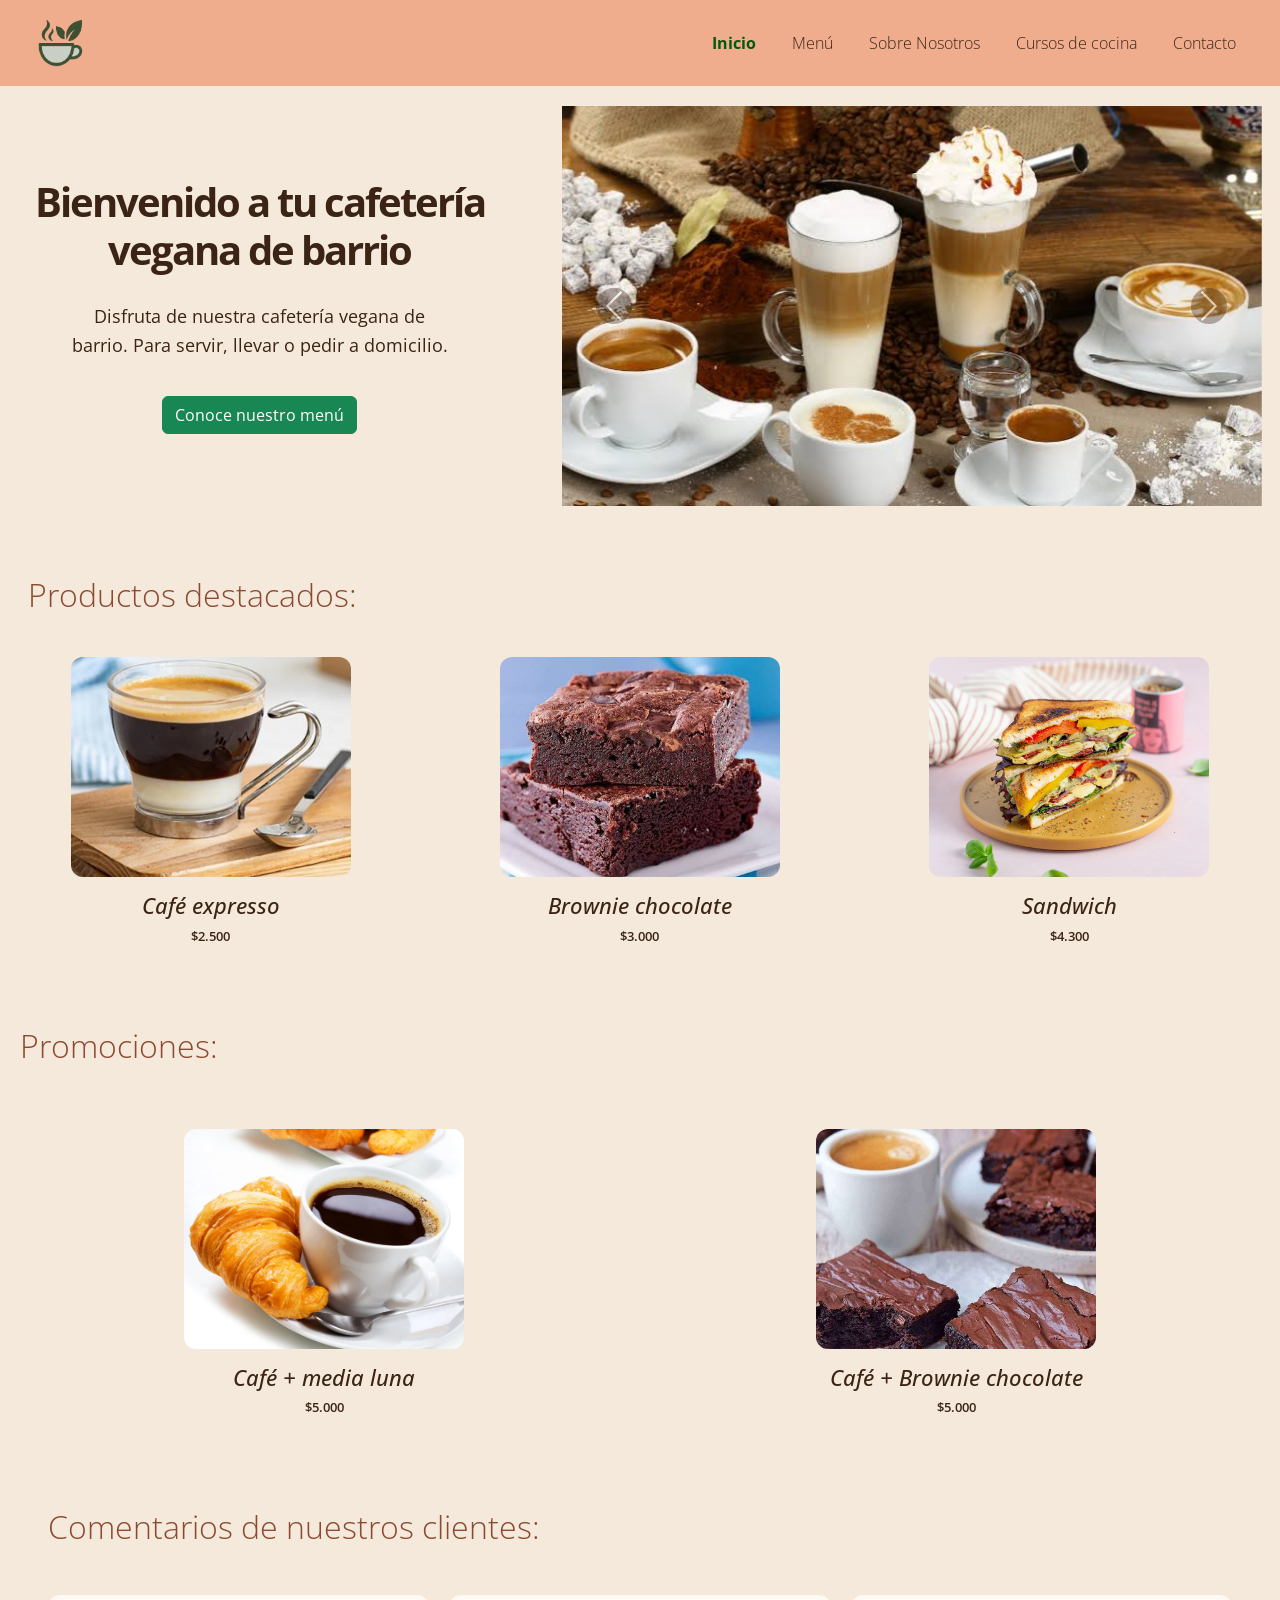
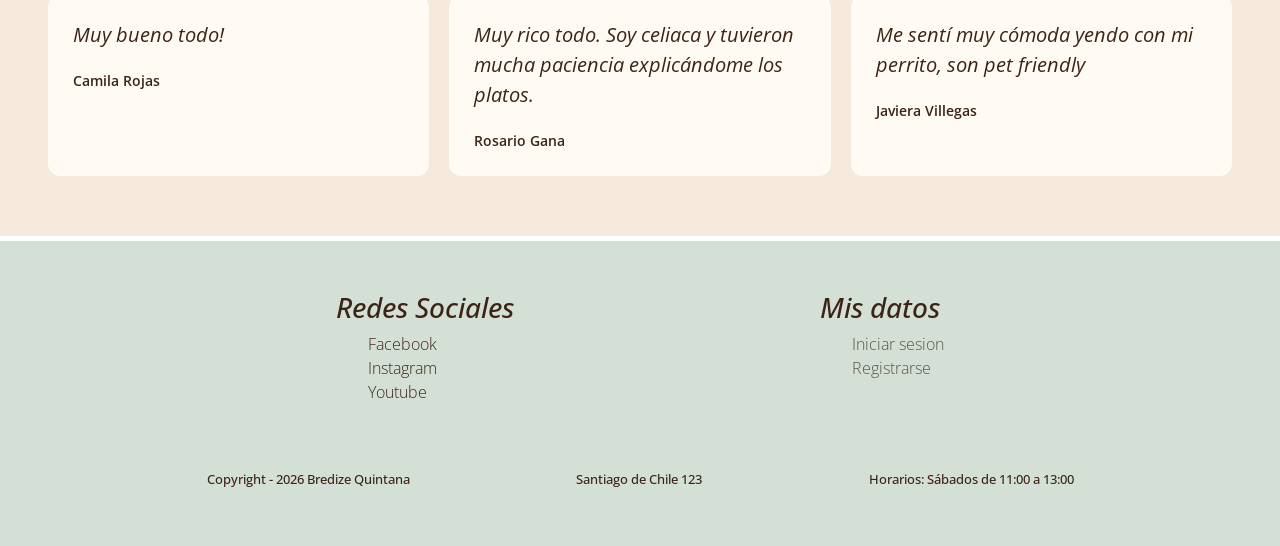
<file: index.html>
<!DOCTYPE html>
<html lang="es">

<head>
    <meta charset="UTF-8">
    <meta name="viewport" content="width=device-width, initial-scale=1.0">

    <link rel="preconnect" href="https://fonts.googleapis.com">
    <link rel="preconnect" href="https://fonts.gstatic.com" crossorigin>

    <link
        href="https://fonts.googleapis.com/css2?family=Inter:ital,opsz,wght@0,14..32,100..900;1,14..32,100..900&family=Open+Sans:ital,wght@0,300..800;1,300..800&family=SN+Pro:ital,wght@0,200..900;1,200..900&display=swap"
        rel="stylesheet">

    <title>Cafetería Vegana en Santiago | Cafetería Vegana de Barrio</title>

    <meta name="description"
        content="Cafetería vegana de barrio en Santiago con café, pastelería, sándwiches, promociones y opciones para servir, llevar o pedir a domicilio.">

    <meta name="keywords"
        content="cafetería vegana, café vegano, pastelería vegana, comida vegana, cafetería en Santiago">

    <link href="https://cdn.jsdelivr.net/npm/bootstrap@5.3.8/dist/css/bootstrap.min.css" rel="stylesheet"
        integrity="sha384-sRIl4kxILFvY47J16cr9ZwB07vP4J8+LH7qKQnuqkuIAvNWLzeN8tE5YBujZqJLB" crossorigin="anonymous">


    <link rel="stylesheet" href="https://cdnjs.cloudflare.com/ajax/libs/animate.css/4.1.1/animate.min.css" />


    <link rel="stylesheet" href="styles/styles.css">
</head>

<body>


    <header>

        <nav class="navbar navbar-expand-lg">
            <div class="container-fluid">

                <a class="navbar-brand" href="#">
                    <img class="logo" src="assets/LogoCafBre.png" alt="Logo de Cafetería Vegana de Barrio">
                </a>

                <button class="navbar-toggler" type="button" data-bs-toggle="collapse" data-bs-target="#navbarNav"
                    aria-controls="navbarNav" aria-expanded="false" aria-label="Abrir menú">
                    <span class="navbar-toggler-icon"></span>
                </button>

                <div class="collapse navbar-collapse" id="navbarNav">
                    <ul class="navbar-nav">
                        <li class="nav-item">
                            <a class="nav-link pagina-activa" href="#" aria-current="page">Inicio</a>
                        </li>
                        <li class="nav-item">
                            <a class="nav-link" href="pages/menu.html">Menú</a>
                        </li>
                        <li class="nav-item">
                            <a class="nav-link" href="pages/sobre-nosotros.html">Sobre Nosotros</a>
                        </li>
                        <li class="nav-item">
                            <a class="nav-link" href="pages/cursos.html">Cursos de cocina</a>
                        </li>
                        <li class="nav-item">
                            <a class="nav-link" href="pages/contacto.html">Contacto</a>
                        </li>
                    </ul>
                </div>

            </div>
        </nav>

    </header>

<main>
    <div class="row">

        <section class="introduccion col-12 col-lg-5">
            <h1 class="animate__animated animate__fadeInDown"> Bienvenido a tu cafetería vegana de barrio </h1>
            <!-- titulo para secciones-->
            <p class="descripcion-inicio">
                Disfruta de nuestra cafetería vegana de barrio.
                Para servir, llevar o pedir a domicilio.
            </p>
            <a href="pages/menu.html" class="btn btn-success">Conoce nuestro menú</a>
            <!--titulo para secciones pequeñas, cards, etc-->
        </section>

            <section class="galeria col-12 col-lg-7">

                <div id="carouselCafeteria" class="carousel slide">
                    <div class="carousel-inner">

                        <div class="carousel-item active">
                            <img src="assets/cafes.jpeg" class="d-block w-100" alt="Variedad de cafés">
                        </div>

                        <div class="carousel-item">
                            <img src="assets/carrot_cake.jpeg" class="d-block w-100" alt="Carrot cake vegano">
                        </div>

                        <div class="carousel-item">
                            <img src="assets/cheescake.jpeg" class="d-block w-100" alt="Cheesecake vegano">
                        </div>

                    </div>

                    <button class="carousel-control-prev" type="button" data-bs-target="#carouselCafeteria"
                        data-bs-slide="prev">
                        <span class="carousel-control-prev-icon"></span>
                        <span class="visually-hidden">Anterior</span>
                    </button>

                    <button class="carousel-control-next" type="button" data-bs-target="#carouselCafeteria"
                        data-bs-slide="next">
                        <span class="carousel-control-next-icon"></span>
                        <span class="visually-hidden">Siguiente</span>
                    </button>

                </div>

            </section>



            <section class="productosdestacados col-12">

                <h2 class="titulo-seccion">Productos destacados:</h2>

                <div class="row">


                    <article class="caja-producto1 col-12 col-lg-4 text-center">
                        <figure>
                            <img src="assets/cafe-expresso.webp" alt="Café expresso">
                        </figure>
                        <h3>Café expresso</h3>
                        <p>$2.500</p>
                    </article>


                    <article class="caja-producto2 col-12 col-lg-4 text-center">
                        <figure>
                            <img src="assets/brownie.jpeg" alt="Brownie chocolate">
                        </figure>
                        <h3>Brownie chocolate</h3>
                        <p>$3.000</p>
                    </article>


                    <article class="caja-producto3 col-12 col-lg-4 text-center">
                        <figure>
                            <img src="assets/sandwich.jpg" alt="Sandwich">
                        </figure>
                        <h3>Sandwich</h3>
                        <p>$4.300</p>
                    </article>


                </div>

            </section>




            <section class="seccion-promociones col-12">

                <h2 class="titulo-seccion">Promociones:</h2>

                <section class="promos row">

                    <article class="promo1 col-12 col-lg-6 text-center">
                        <figure>
                            <img src="assets/promo-cafe-media-luna.webp" alt="Café con media luna">
                        </figure>
                        <h3>Café + media luna</h3>
                        <p>$5.000</p>
                    </article>


                    <article class="promo2 col-12 col-lg-6 text-center">
                        <figure>
                            <img src="assets/promo-cafe-brownie.jpg" alt="Café con brownie">
                        </figure>
                        <h3>Café + Brownie chocolate</h3>
                        <p>$5.000</p>
                    </article>


                </section>

            </section>

            <section class="comentarios">

                <h2 class="titulo-seccion">Comentarios de nuestros clientes:</h2>

                <div class="contenedor-comentarios">

                    <article>
                        <h4>Muy bueno todo!</h4>
                        <p>Camila Rojas</p>
                    </article>

                    <article>
                        <h4>Muy rico todo. Soy celiaca y tuvieron mucha paciencia explicándome los platos.</h4>
                        <p>Rosario Gana</p>
                    </article>

                    <article>
                        <h4>Me sentí muy cómoda yendo con mi perrito, son pet friendly</h4>
                        <p>Javiera Villegas</p>
                    </article>

                </div>

            </section>
        </div>

    </main>

    <footer>

        <div class="contenedor-footer">

            <div>
                <h3>Redes Sociales</h3>
                <ul>
                    <li> <a href="http://www.facebook.com" target="_blank">Facebook</a></li>
                    <li> <a href="http://www.instagram.com" target="_blank">Instagram</a></li>
                    <li> <a href="http://www.youtube.com" target="_blank">Youtube</a></li>
                </ul>
            </div>

            <div>
                <h3>Mis datos</h3>
                <ul>
                    <li>Iniciar sesion</li>
                    <li>Registrarse</li>
                </ul>
            </div>

        </div>

        <div class="info-footer">
            <p>Copyright - 2026 Bredize Quintana</p>
            <p>Santiago de Chile 123</p>
            <p>Horarios: Sábados de 11:00 a 13:00</p>
        </div>






    </footer>

    <script src="https://cdn.jsdelivr.net/npm/bootstrap@5.3.8/dist/js/bootstrap.bundle.min.js"
        integrity="sha384-FKyoEForCGlyvwx9Hj09JcYn3nv7wiPVlz7YYwJrWVcXK/BmnVDxM+D2scQbITxI"
        crossorigin="anonymous"></script>


</body>

</html>
</file>
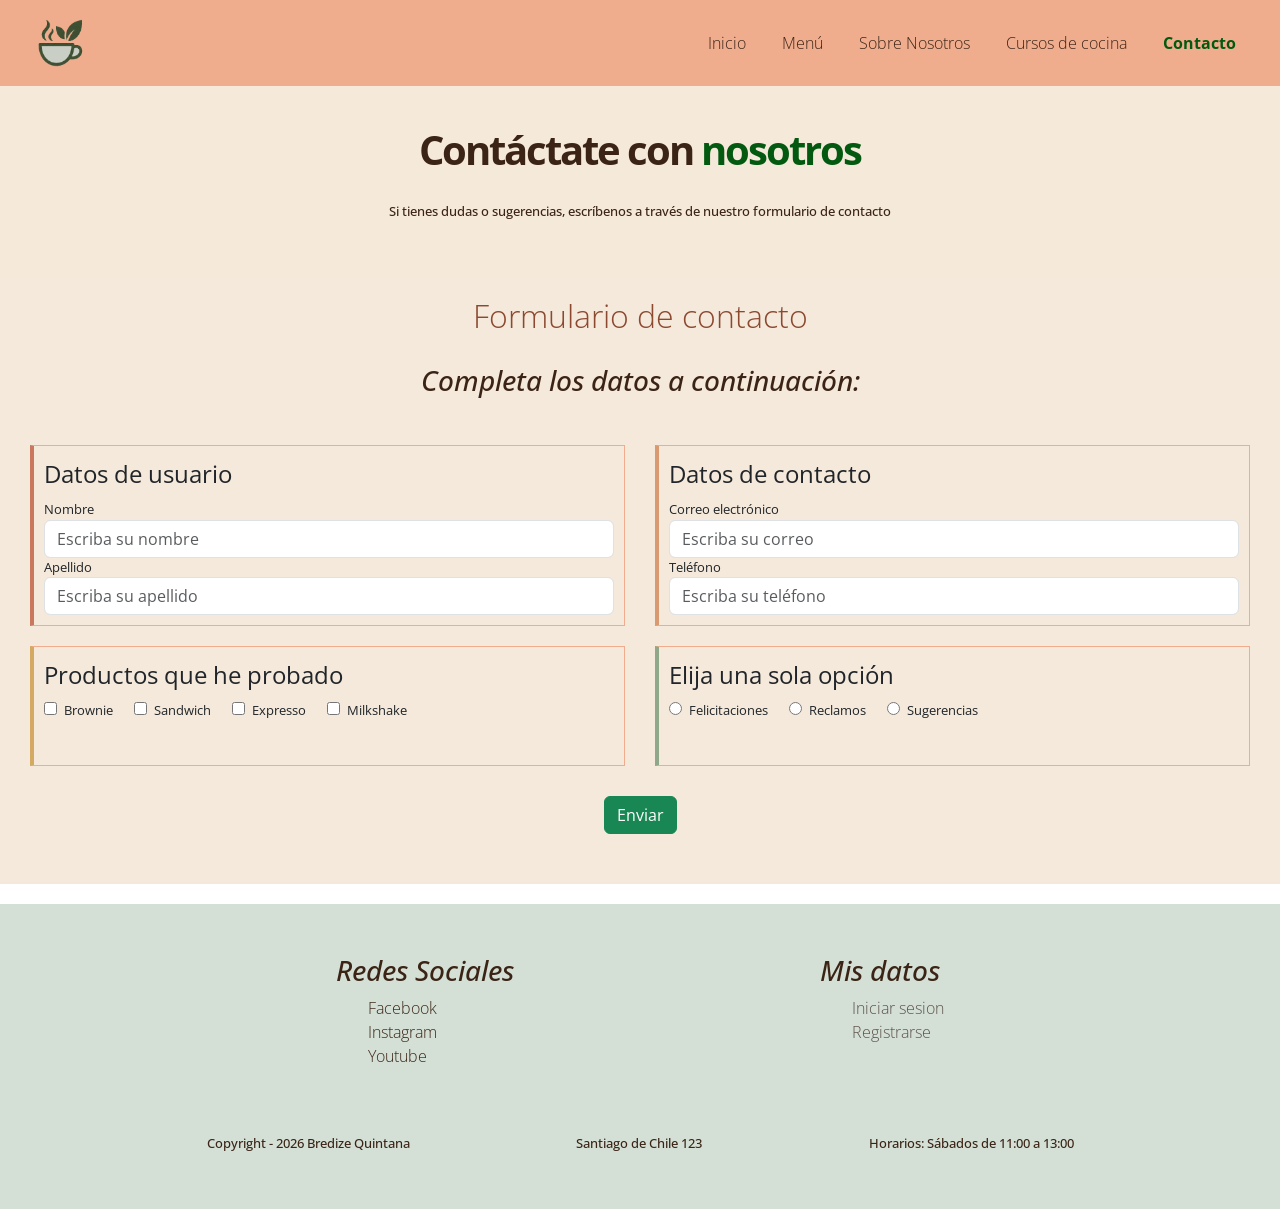
<file: pages/contacto.html>
<!DOCTYPE html>
<html lang="es">

<head>
    <meta charset="UTF-8">
    <meta name="viewport" content="width=device-width, initial-scale=1.0">

    <link rel="preconnect" href="https://fonts.googleapis.com">
    <link rel="preconnect" href="https://fonts.gstatic.com" crossorigin>
    <link
        href="https://fonts.googleapis.com/css2?family=Inter:ital,opsz,wght@0,14..32,100..900;1,14..32,100..900&family=Open+Sans:ital,wght@0,300..800;1,300..800&family=SN+Pro:ital,wght@0,200..900;1,200..900&display=swap"
        rel="stylesheet">
    <title>Contacto | Cafetería Vegana de Barrio</title>


    <meta name="description"
        content="Contáctanos para consultas, sugerencias o información sobre nuestra cafetería vegana, cursos y sucursales.">


    <meta name="keywords"
        content="contacto cafetería vegana, consultas cafetería, cursos veganos, sucursales cafetería, sugerencias">


    <link href="https://cdn.jsdelivr.net/npm/bootstrap@5.3.8/dist/css/bootstrap.min.css" rel="stylesheet"
        integrity="sha384-sRIl4kxILFvY47J16cr9ZwB07vP4J8+LH7qKQnuqkuIAvNWLzeN8tE5YBujZqJLB" crossorigin="anonymous">
        <link rel="stylesheet" href="https://cdnjs.cloudflare.com/ajax/libs/animate.css/4.1.1/animate.min.css">
    <link rel="stylesheet" href="../styles/styles.css">

</head>

<body>

    <header>
        <nav class="navbar navbar-expand-lg">
            <div class="container-fluid">

                <a class="navbar-brand" href="../index.html">
                    <img class="logo" src="../assets/LogoCafBre.png" alt="Logo de Cafetería Vegana de Barrio">
                </a>

                <button class="navbar-toggler" type="button" data-bs-toggle="collapse" data-bs-target="#navbarNav"
                    aria-controls="navbarNav" aria-expanded="false" aria-label="Abrir menú">

                    <span class="navbar-toggler-icon"></span>
                </button>

                <div class="collapse navbar-collapse" id="navbarNav">
                    <ul class="navbar-nav">

                        <li class="nav-item">
                            <a class="nav-link" href="../index.html">Inicio</a>
                        </li>

                        <li class="nav-item">
                            <a class="nav-link" href="menu.html">Menú</a>
                        </li>

                        <li class="nav-item">
                            <a class="nav-link" href="sobre-nosotros.html">Sobre Nosotros</a>
                        </li>

                        <li class="nav-item">
                            <a class="nav-link" href="cursos.html">Cursos de cocina</a>
                        </li>

                        <li class="nav-item">
                            <a class="nav-link pagina-activa" href="#" aria-current="page">Contacto</a>
                        </li>

                    </ul>
                </div>

            </div>
        </nav>

        <div class="encabezado-pagina">
    <h1 class="animate__animated animate__fadeInDown">Contáctate con <span>nosotros</span></h1>
    <p>Si tienes dudas o sugerencias, escríbenos a través de nuestro formulario de contacto</p>
</div>

    </header>



    <main>
        <section class="introduccion">
            <h2>Formulario de contacto</h2>
            <h3>Completa los datos a continuación:</h3>

        </section>


        <form class="flex-contacto">

            <div class="box" id="box1">
                <fieldset>

                    <legend class="box-titulo">Datos de usuario</legend>

                    <label for="form-name">Nombre</label>
                    <input class="form-control" type="text" id="form-name" placeholder="Escriba su nombre" required>

                    <label for="form-surname">Apellido</label>
                    <input class="form-control" type="text" id="form-surname" placeholder="Escriba su apellido"
                        required>

                </fieldset>
            </div>

            <div class="box" id="box2">
                <fieldset>

                    <legend class="box-titulo">Datos de contacto</legend>

                    <label for="form-correoelectronico">Correo electrónico</label>
                    <input class="form-control" type="email" id="form-correoelectronico" placeholder="Escriba su correo"
                        required>

                    <label for="form-telefono">Teléfono</label>
                    <input class="form-control" type="tel" id="form-telefono" placeholder="Escriba su teléfono">

                </fieldset>
            </div>

            <div class="box" id="box3">
                <fieldset>

                    <legend class="box-titulo">Productos que he probado</legend>

                    <input type="checkbox" id="check-brownie">
                    <label for="check-brownie">Brownie</label>

                    <input type="checkbox" id="check-sanswich">
                    <label for="check-sanswich">Sandwich</label>

                    <input type="checkbox" id="check-expresso">
                    <label for="check-expresso">Expresso</label>

                    <input type="checkbox" id="check-milkshake">
                    <label for="check-milkshake">Milkshake</label>

                </fieldset>
            </div>

            <div class="box" id="box4">
                <fieldset>

                    <legend class="box-titulo">Elija una sola opción</legend>

                    <input type="radio" id="form-radio1" name="opcionUnica">
                    <label for="form-radio1">Felicitaciones</label>


                    <input type="radio" id="form-radio2" name="opcionUnica">
                    <label for="form-radio2">Reclamos</label>

                    <input type="radio" id="form-radio3" name="opcionUnica">
                    <label for="form-radio3">Sugerencias</label>

                </fieldset>
            </div>



            <div class="box" id="box6">
                <input class="btn btn-success" type="submit" value="Enviar">
            </div>


        </form>
    </main>


    <footer>

        <div class="contenedor-footer">

            <div>
                <h3>Redes Sociales</h3>
                <ul>
                    <li> <a href="http://www.facebook.com" target="_blank">Facebook</a></li>
                    <li> <a href="http://www.instagram.com" target="_blank">Instagram</a></li>
                    <li> <a href="http://www.youtube.com" target="_blank">Youtube</a></li>
                </ul>
            </div>

            <div>
                <h3>Mis datos</h3>
                <ul>
                    <li>Iniciar sesion</li>
                    <li>Registrarse</li>
                </ul>
            </div>

        </div>

        <div class="info-footer">
            <p>Copyright - 2026 Bredize Quintana</p>
            <p>Santiago de Chile 123</p>
            <p>Horarios: Sábados de 11:00 a 13:00</p>
        </div>

    </footer>

    <script src="https://cdn.jsdelivr.net/npm/bootstrap@5.3.8/dist/js/bootstrap.bundle.min.js"
        integrity="sha384-FKyoEForCGlyvwx9Hj09JcYn3nv7wiPVlz7YYwJrWVcXK/BmnVDxM+D2scQbITxI"
        crossorigin="anonymous"></script>


</body>

</html>
</file>
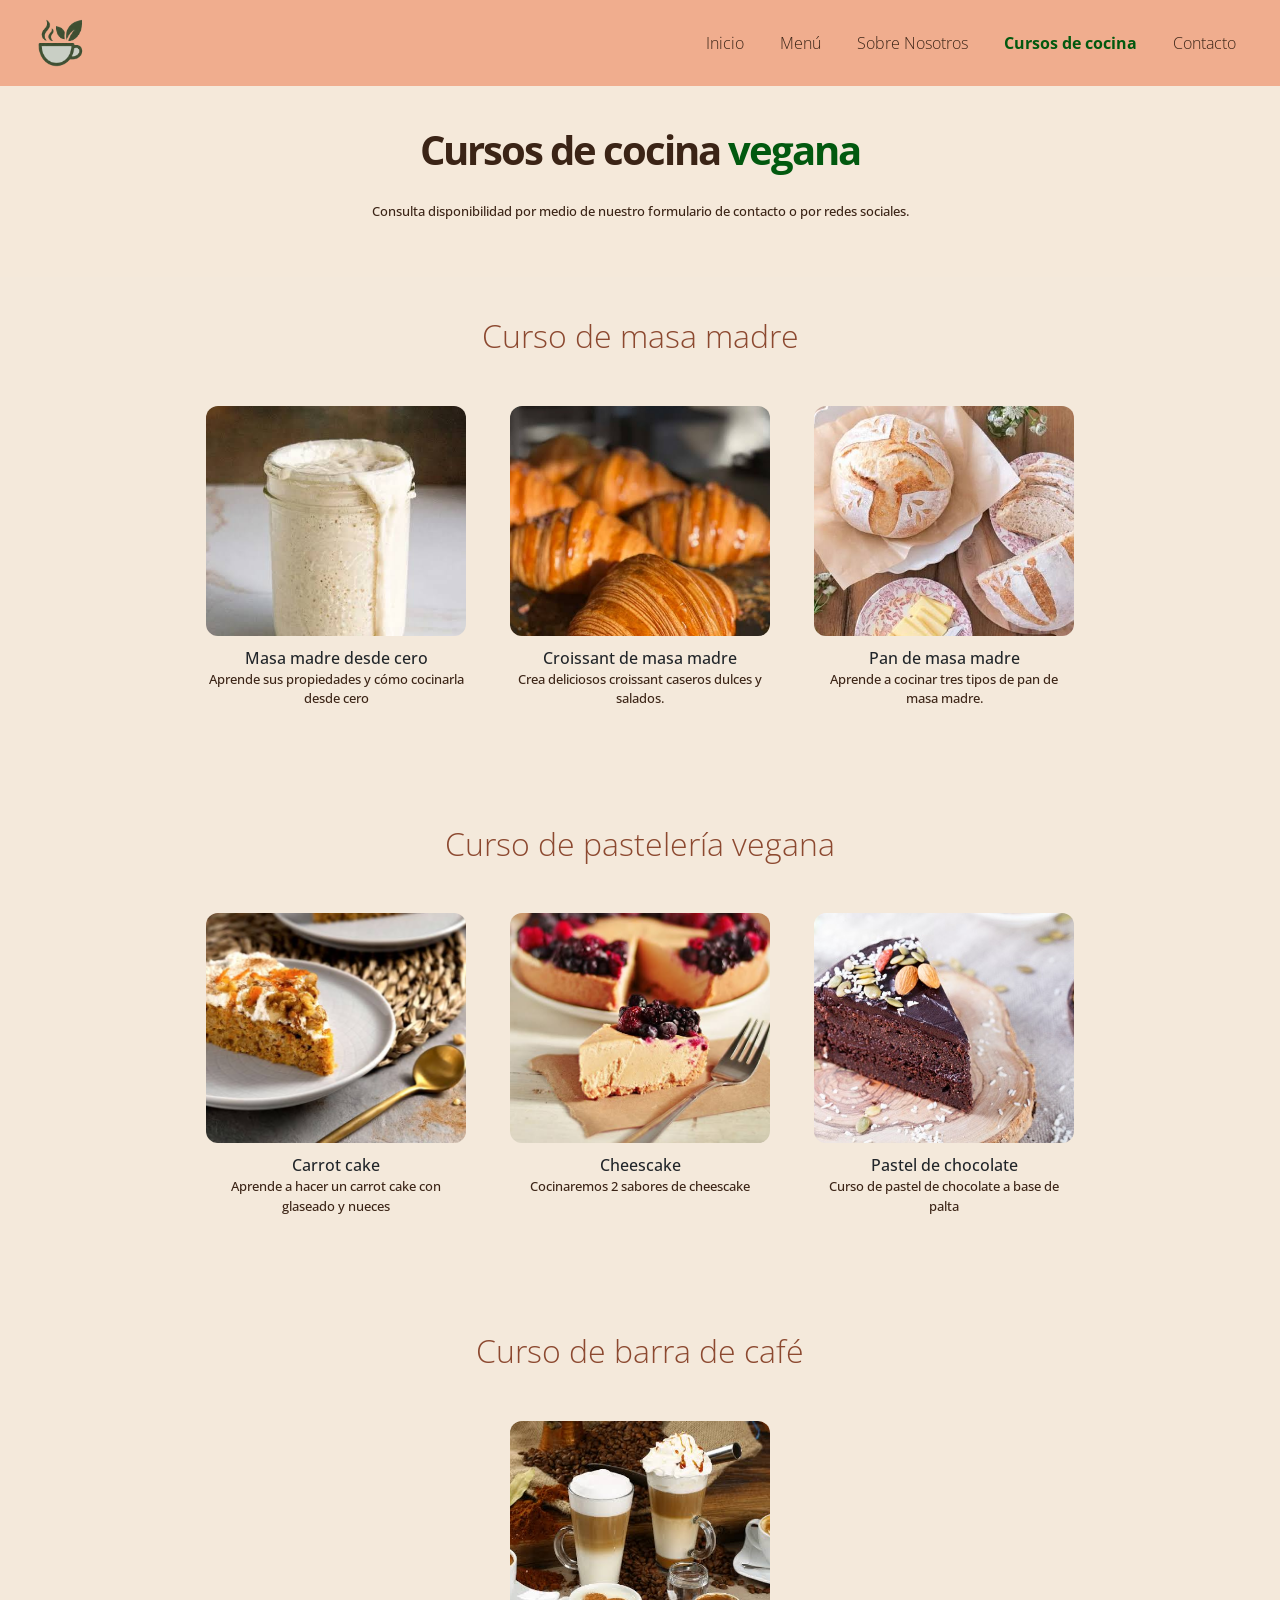
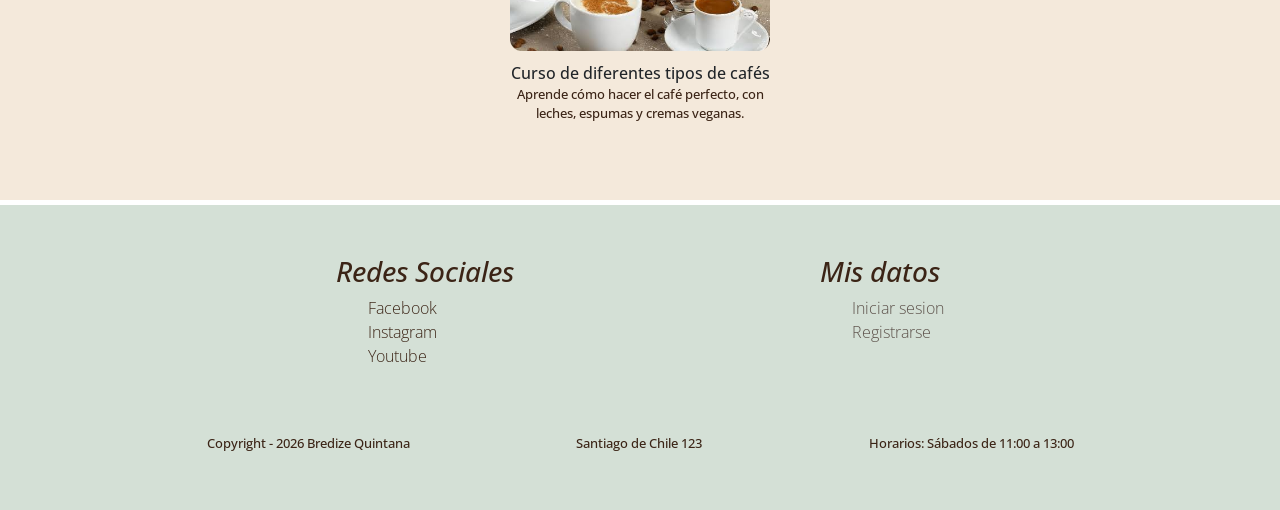
<file: pages/cursos.html>
<!DOCTYPE html>
<html lang="es">

<head>
    <meta charset="UTF-8">
    <meta name="viewport" content="width=device-width, initial-scale=1.0">

    <link rel="preconnect" href="https://fonts.googleapis.com">
    <link rel="preconnect" href="https://fonts.gstatic.com" crossorigin>
    <link
        href="https://fonts.googleapis.com/css2?family=Inter:ital,opsz,wght@0,14..32,100..900;1,14..32,100..900&family=Open+Sans:ital,wght@0,300..800;1,300..800&family=SN+Pro:ital,wght@0,200..900;1,200..900&display=swap"
        rel="stylesheet">
    <title>Cursos de Cocina Vegana | Cafetería Vegana de Barrio</title>

    <meta name="description"
        content="Conoce nuestros cursos de cocina vegana sobre masa madre, pastelería y preparación de café con alternativas vegetales.">

    <meta name="keywords"
        content="cursos de cocina vegana, curso de masa madre, pastelería vegana, curso de café, cocina vegana">

    <link href="https://cdn.jsdelivr.net/npm/bootstrap@5.3.8/dist/css/bootstrap.min.css" rel="stylesheet"
        integrity="sha384-sRIl4kxILFvY47J16cr9ZwB07vP4J8+LH7qKQnuqkuIAvNWLzeN8tE5YBujZqJLB" crossorigin="anonymous">
        <link rel="stylesheet" href="https://cdnjs.cloudflare.com/ajax/libs/animate.css/4.1.1/animate.min.css">
    <link rel="stylesheet" href="../styles/styles.css">

</head>


<body>


    <header>

<nav class="navbar navbar-expand-lg">
    <div class="container-fluid">

        <a class="navbar-brand" href="../index.html">
            <img class="logo" src="../assets/LogoCafBre.png" alt="Logo de Cafetería Vegana de Barrio">
        </a>

        <button class="navbar-toggler" type="button"
            data-bs-toggle="collapse"
            data-bs-target="#navbarNav"
            aria-controls="navbarNav"
            aria-expanded="false"
            aria-label="Abrir menú">

            <span class="navbar-toggler-icon"></span>
        </button>

        <div class="collapse navbar-collapse" id="navbarNav">
            <ul class="navbar-nav">

                <li class="nav-item">
                    <a class="nav-link" href="../index.html">Inicio</a>
                </li>

                <li class="nav-item">
                    <a class="nav-link" href="menu.html">Menú</a>
                </li>

                <li class="nav-item">
                    <a class="nav-link" href="sobre-nosotros.html">Sobre Nosotros</a>
                </li>

                <li class="nav-item">
                    <a class="nav-link pagina-activa" href="#" aria-current="page">Cursos de cocina</a>
                </li>

                <li class="nav-item">
                    <a class="nav-link" href="contacto.html">Contacto</a>
                </li>

            </ul>
        </div>

    </div>
</nav>

    <div class="encabezado-pagina">
           <h1 class="animate__animated animate__fadeInDown">Cursos de cocina <span>vegana</span></h1>
             <p>Consulta disponibilidad por medio de nuestro formulario de contacto o por redes sociales.</p>
    </div>

    </header>




    <main>
        <section class="pagina-contenido">
            <h2>Curso de masa madre</h2>

            <article>
                <figure>
                    <img src="../assets/masa-madre-desde-cero.jpeg" alt="Masa madre en preparación">
                    <figcaption>Masa madre desde cero</figcaption>
                    <p>Aprende sus propiedades y cómo cocinarla desde cero</p>
                </figure>
            </article>

            <article>
                <figure>
                    <img src="../assets/croissant.jpeg" alt="Croissant de masa madre">
                    <figcaption>Croissant de masa madre</figcaption>
                    <p>Crea deliciosos croissant caseros dulces y salados.</p>
                </figure>
            </article>

            <article>
                <figure>
                    <img src="../assets/pan_casero.jpeg" alt="Pan casero de masa madre">
                    <figcaption>Pan de masa madre</figcaption>
                    <p>Aprende a cocinar tres tipos de pan de masa madre.</p>
                </figure>
            </article>
        </section>

        <section class="pagina-contenido">
                <h2>Curso de pastelería vegana</h2>

                <article>
                    <figure>
                        <img src="../assets/carrot_cake.jpeg" alt="Carrot cake vegano">
                        <figcaption>Carrot cake</figcaption>
                        <p>Aprende a hacer un carrot cake con glaseado y nueces</p>
                    </figure>
                </article>

                <article>
                    <figure>
                        <img src="../assets/cheescake.jpeg" alt="Cheesecake vegano">
                        <figcaption>Cheescake</figcaption>
                        <p>Cocinaremos 2 sabores de cheescake</p>
                    </figure>
                </article>

                <article>
                    <figure>
                        <img src="../assets/pastel_chocolate.jpg" alt="Pastel vegano de chocolate">
                        <figcaption>Pastel de chocolate</figcaption>
                        <p>Curso de pastel de chocolate a base de palta</p>
                    </figure>
                </article>
        </section>

        <section class="pagina-contenido">
            <h2>Curso de barra de café</h2>

            <article>
                <figure>
                    <img src="../assets/cafes.jpeg" alt="Variedad de cafés de especialidad">
                    <figcaption>Curso de diferentes tipos de cafés</figcaption>
                    <p>Aprende cómo hacer el café perfecto, con leches, espumas y cremas veganas.</p>
                </figure>
            </article>
        </section>

    </main>


    <footer>

        <div class="contenedor-footer">

            <div>
                <h3>Redes Sociales</h3>
                <ul>
                    <li> <a href="http://www.facebook.com" target="_blank">Facebook</a></li>
                    <li> <a href="http://www.instagram.com" target="_blank">Instagram</a></li>
                    <li> <a href="http://www.youtube.com" target="_blank">Youtube</a></li>
                </ul>
            </div>

            <div>
                <h3>Mis datos</h3>
                <ul>
                    <li>Iniciar sesion</li>
                    <li>Registrarse</li>
                </ul>
            </div>

        </div>

        <div class="info-footer">
            <p>Copyright - 2026 Bredize Quintana</p>
            <p>Santiago de Chile 123</p>
            <p>Horarios: Sábados de 11:00 a 13:00</p>
        </div>

    </footer>

<script src="https://cdn.jsdelivr.net/npm/bootstrap@5.3.8/dist/js/bootstrap.bundle.min.js" integrity="sha384-FKyoEForCGlyvwx9Hj09JcYn3nv7wiPVlz7YYwJrWVcXK/BmnVDxM+D2scQbITxI" crossorigin="anonymous"></script>

</body>

</html>
</file>
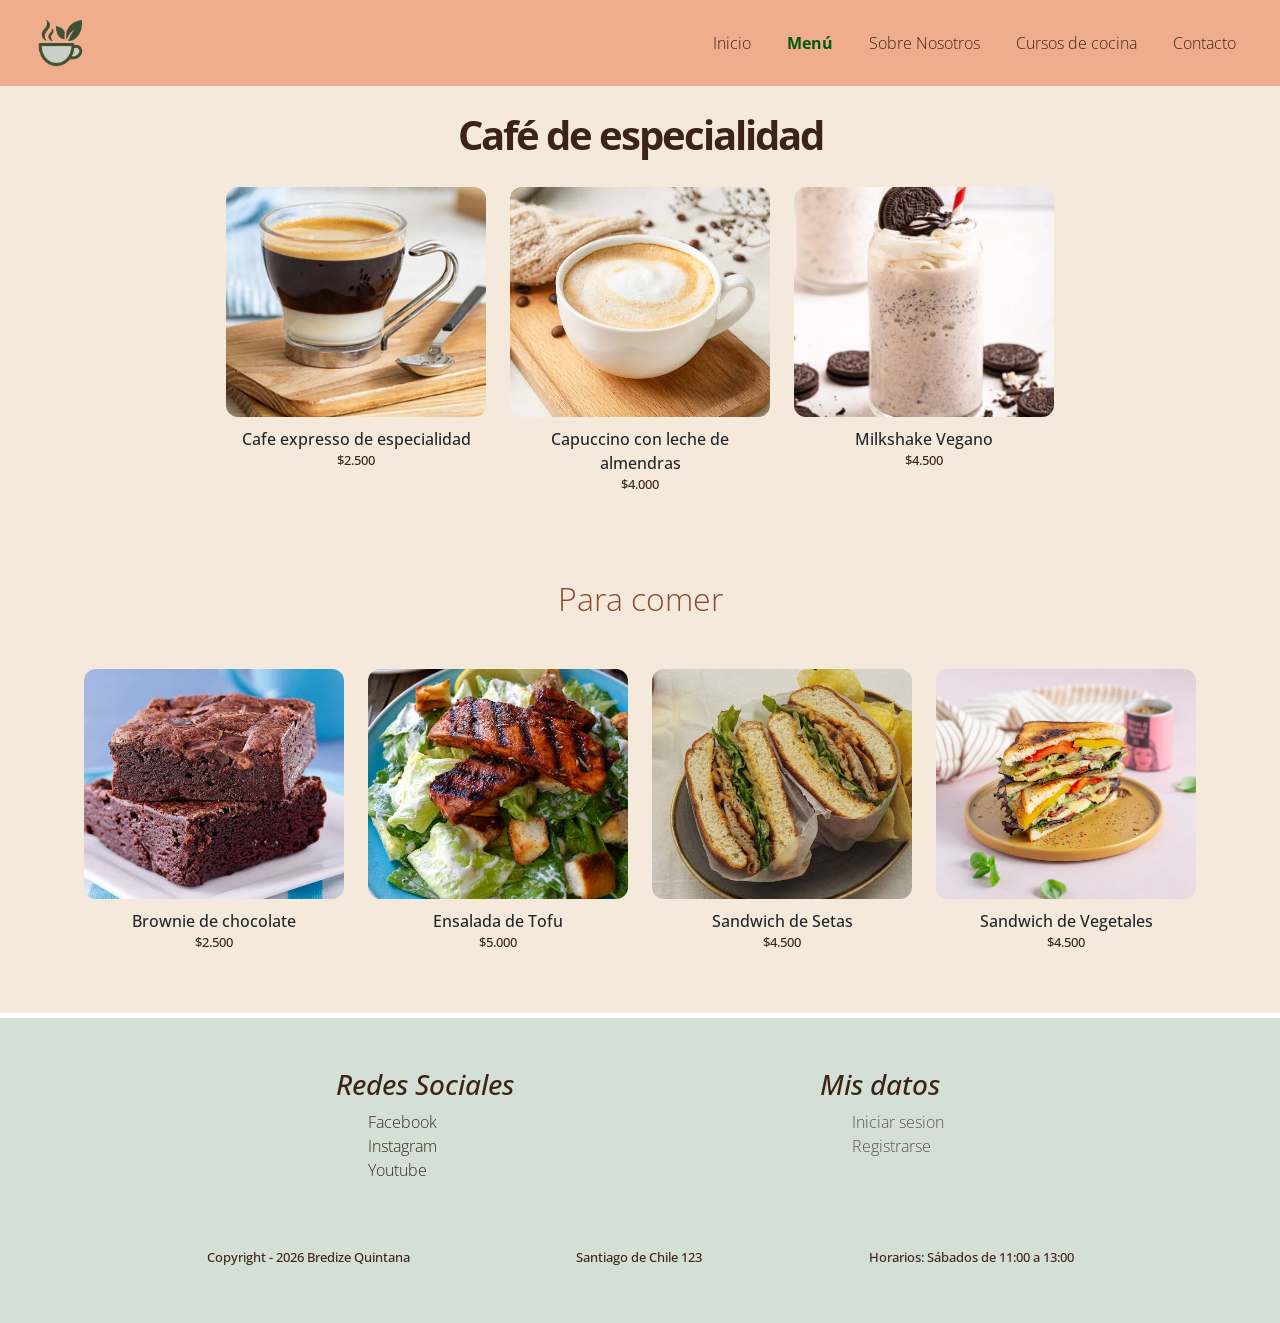
<file: pages/menu.html>
<!DOCTYPE html>
<html lang="es">

<head>
    <meta charset="UTF-8">
    <meta name="viewport" content="width=device-width, initial-scale=1.0">

    <link rel="preconnect" href="https://fonts.googleapis.com">
    <link rel="preconnect" href="https://fonts.gstatic.com" crossorigin>

    <link
        href="https://fonts.googleapis.com/css2?family=Inter:ital,opsz,wght@0,14..32,100..900;1,14..32,100..900&family=Open+Sans:ital,wght@0,300..800;1,300..800&family=SN+Pro:ital,wght@0,200..900;1,200..900&display=swap"
        rel="stylesheet">

    <title>Menú Vegano | Cafetería Vegana de Barrio</title>
    <meta name="description"
    content="Conoce nuestro menú vegano con café de especialidad, brownies, ensaladas, sándwiches y bebidas preparadas con ingredientes vegetales.">

        <meta name="keywords" content="menú vegano, café de especialidad, brownie vegano, sándwich vegano, comida vegana">

    <link
        href="https://cdn.jsdelivr.net/npm/bootstrap@5.3.8/dist/css/bootstrap.min.css"
        rel="stylesheet"
        integrity="sha384-sRIl4kxILFvY47J16cr9ZwB07vP4J8+LH7qKQnuqkuIAvNWLzeN8tE5YBujZqJLB"
        crossorigin="anonymous">
    <link rel="stylesheet" href="https://cdnjs.cloudflare.com/ajax/libs/animate.css/4.1.1/animate.min.css">
    <link rel="stylesheet" href="../styles/styles.css">
</head>

<body>

    <header>

        <nav class="navbar navbar-expand-lg">
            <div class="container-fluid">

                <a class="navbar-brand" href="../index.html">
                    <img class="logo" src="../assets/LogoCafBre.png" alt="Logo de Cafetería Vegana de Barrio">
                </a>

                <button class="navbar-toggler" type="button"
                    data-bs-toggle="collapse"
                    data-bs-target="#navbarNav"
                    aria-controls="navbarNav"
                    aria-expanded="false"
                    aria-label="Abrir menú">
                    <span class="navbar-toggler-icon"></span>
                </button>

                <div class="collapse navbar-collapse" id="navbarNav">
                    <ul class="navbar-nav">

                        <li class="nav-item">
                            <a class="nav-link" href="../index.html">Inicio</a>
                        </li>

                        <li class="nav-item">
                            <a class="nav-link pagina-activa" href="#" aria-current="page">Menú</a>
                        </li>

                        <li class="nav-item">
                            <a class="nav-link" href="sobre-nosotros.html">Sobre Nosotros</a>
                        </li>

                        <li class="nav-item">
                            <a class="nav-link" href="cursos.html">Cursos de cocina</a>
                        </li>

                        <li class="nav-item">
                            <a class="nav-link" href="contacto.html">Contacto</a>
                        </li>

                    </ul>
                </div>

            </div>
        </nav>

    </header>




    <main class="pagina-menu">

        <section class="pagina-contenido">

            <h1 class="animate__animated animate__fadeInDown">Café de especialidad</h1>

            <article>
                <figure>
                    <img src="../assets/cafe-expresso.webp" alt="Café expresso">
                    <figcaption>Cafe expresso de especialidad</figcaption>
                    <p>$2.500</p>
                </figure>
            </article>

            <article>
                <figure>
                    <img src="../assets/capuccino.jpeg" alt="Capuccino con leche de almendras">
                    <figcaption>Capuccino con leche de almendras</figcaption>
                    <p>$4.000</p>
                </figure>
            </article>

            <article>
                <figure>
                    <img src="../assets/milkshake.webp" alt="Milkshake vegano con Oreo">
                    <figcaption>Milkshake Vegano</figcaption>
                    <p>$4.500</p>
                </figure>
            </article>

        </section>

        <section class="pagina-contenido">
            
            <h2>Para comer</h2>

            <article>
                <figure>
                    <img src="../assets/brownie.jpeg" alt="Porción de brownie de chocolate">
                    <figcaption>Brownie de chocolate</figcaption>
                    <p>$2.500</p>
                </figure>
            </article>

            <article>
                <figure>
                    <img src="../assets/ensalada-tofu.jpeg" alt="Ensalada verde con tofu">
                    <figcaption>Ensalada de Tofu</figcaption>
                    <p>$5.000</p>
                </figure>
            </article>

            <article>
                <figure>
                    <img src="../assets/sandwich-setas.jpeg" alt="Sándwich de setas en pan ciabatta">
                    <figcaption>Sandwich de Setas</figcaption>
                    <p>$4.500</p>
                </figure>
            </article>

            <article>
                <figure>
                    <img src="../assets/sandwich.jpg" alt="Sándwich de vegetales en pan de molde">
                    <figcaption>Sandwich de Vegetales</figcaption>
                    <p>$4.500</p>
                </figure>
            </article>

        </section>

    </main>


    <footer>

        <div class="contenedor-footer">

            <div>
                <h3>Redes Sociales</h3>
                <ul>
                    <li> <a href="http://www.facebook.com" target="_blank">Facebook</a></li>
                    <li> <a href="http://www.instagram.com" target="_blank">Instagram</a></li>
                    <li> <a href="http://www.youtube.com" target="_blank">Youtube</a></li>
                </ul>
            </div>

            <div>
                <h3>Mis datos</h3>
                <ul>
                    <li>Iniciar sesion</li>
                    <li>Registrarse</li>
                </ul>
            </div>

        </div>

        <div class="info-footer">
            <p>Copyright - 2026 Bredize Quintana</p>
            <p>Santiago de Chile 123</p>
            <p>Horarios: Sábados de 11:00 a 13:00</p>
        </div>

    </footer>

<script src="https://cdn.jsdelivr.net/npm/bootstrap@5.3.8/dist/js/bootstrap.bundle.min.js" integrity="sha384-FKyoEForCGlyvwx9Hj09JcYn3nv7wiPVlz7YYwJrWVcXK/BmnVDxM+D2scQbITxI" crossorigin="anonymous"></script>

</body>

</html>
</file>
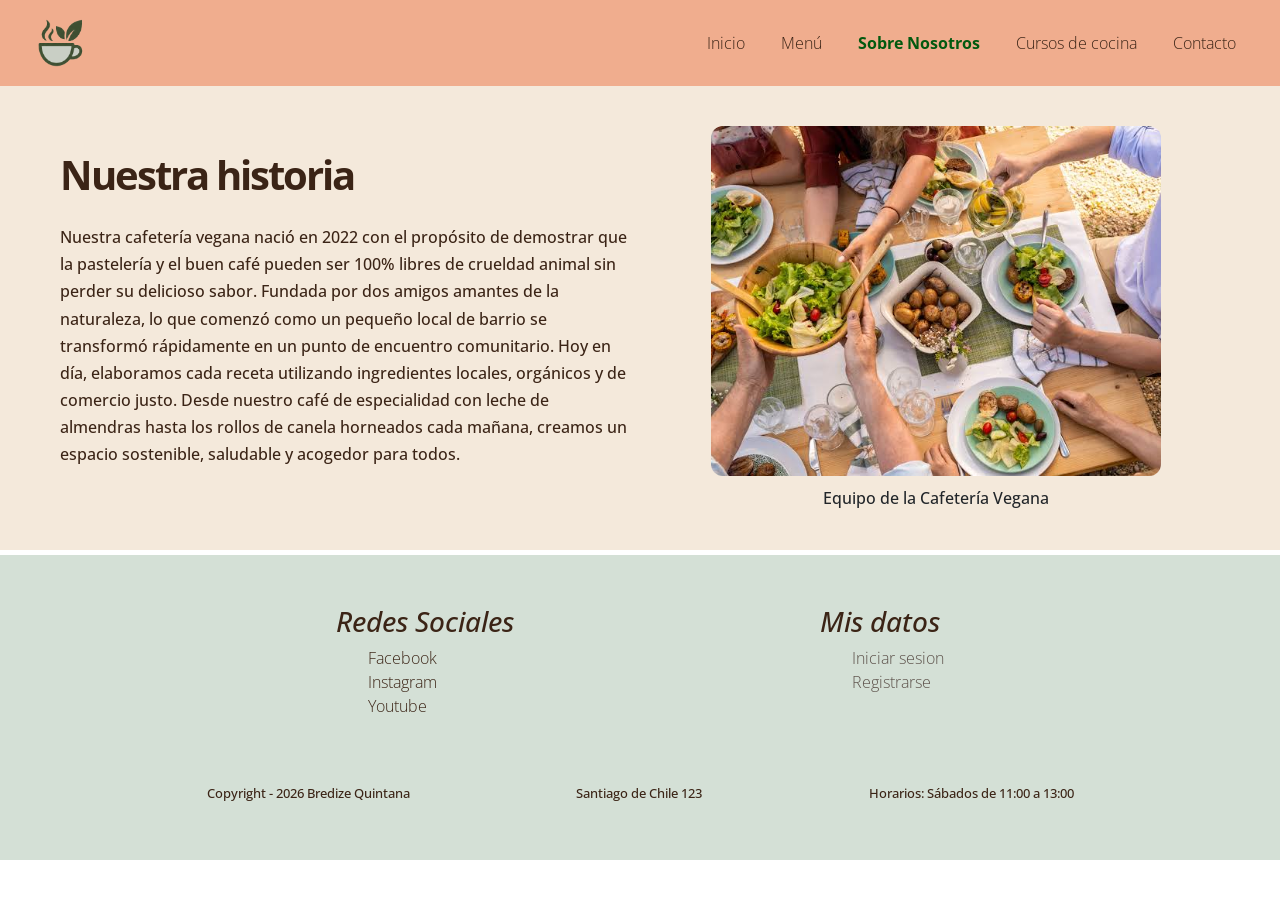
<file: pages/sobre-nosotros.html>
<!DOCTYPE html>
<html lang="es">

<head>
    <meta charset="UTF-8">
    <meta name="viewport" content="width=device-width, initial-scale=1.0">

    <link rel="preconnect" href="https://fonts.googleapis.com">
    <link rel="preconnect" href="https://fonts.gstatic.com" crossorigin>
    <link href="https://fonts.googleapis.com/css2?family=Inter:ital,opsz,wght@0,14..32,100..900;1,14..32,100..900&family=Open+Sans:ital,wght@0,300..800;1,300..800&family=SN+Pro:ital,wght@0,200..900;1,200..900&display=swap" rel="stylesheet">
    <title>Sobre Nosotros | Cafetería Vegana de Barrio</title>
    <meta name="description" content="Conoce la historia de nuestra cafetería vegana de barrio, nuestro compromiso con ingredientes locales, orgánicos y libres de crueldad animal.">

    <meta name="keywords" content="cafetería vegana, historia cafetería, ingredientes orgánicos, comercio justo, cafetería sustentable">

    <link href="https://cdn.jsdelivr.net/npm/bootstrap@5.3.8/dist/css/bootstrap.min.css" rel="stylesheet"
        integrity="sha384-sRIl4kxILFvY47J16cr9ZwB07vP4J8+LH7qKQnuqkuIAvNWLzeN8tE5YBujZqJLB" crossorigin="anonymous">
        <link rel="stylesheet" href="https://cdnjs.cloudflare.com/ajax/libs/animate.css/4.1.1/animate.min.css">
    <link rel="stylesheet" href="../styles/styles.css">

</head>

<body class="fondo-nosotros">



    <header>

<nav class="navbar navbar-expand-lg">
    <div class="container-fluid">

        <a class="navbar-brand" href="../index.html">
            <img class="logo" src="../assets/LogoCafBre.png" alt="Logo de Cafetería Vegana de Barrio">
        </a>

        <button class="navbar-toggler" type="button"
            data-bs-toggle="collapse"
            data-bs-target="#navbarNav"
            aria-controls="navbarNav"
            aria-expanded="false"
            aria-label="Abrir menú">

            <span class="navbar-toggler-icon"></span>
        </button>

        <div class="collapse navbar-collapse" id="navbarNav">
            <ul class="navbar-nav">

                <li class="nav-item">
                    <a class="nav-link" href="../index.html">Inicio</a>
                </li>

                <li class="nav-item">
                    <a class="nav-link" href="menu.html">Menú</a>
                </li>

                <li class="nav-item">
                    <a class="nav-link pagina-activa" href="#" aria-current="page">Sobre Nosotros</a>
                </li>

                <li class="nav-item">
                    <a class="nav-link" href="cursos.html">Cursos de cocina</a>
                </li>

                <li class="nav-item">
                    <a class="nav-link" href="contacto.html">Contacto</a>
                </li>

            </ul>
        </div>

    </div>
</nav>

    </header>


    <main>

    <section class="pagina-contenido historia-nosotros">
        <div class="row align-items-center">

            <div class="col-12 col-lg-6">
                <h1 class="animate__animated animate__fadeInDown">Nuestra historia</h1>

                            <p>
                    Nuestra cafetería vegana nació en 2022 con el propósito de demostrar
                    que la pastelería y el buen café pueden ser 100% libres de crueldad
                    animal sin perder su delicioso sabor. Fundada por dos amigos amantes
                    de la naturaleza, lo que comenzó como un pequeño local de barrio
                    se transformó rápidamente en un punto de encuentro comunitario.
                    Hoy en día, elaboramos cada receta utilizando ingredientes locales,
                    orgánicos y de comercio justo. Desde nuestro café de especialidad
                    con leche de almendras hasta los rollos de canela horneados cada
                    mañana, creamos un espacio sostenible, saludable y acogedor para todos.
                </p>
            </div>

            <div class="col-12 col-lg-6">
                <figure>
                    <img src="../assets/nosotros.jpeg" alt="Equipo de la Cafetería Vegana">
                    <figcaption>Equipo de la Cafetería Vegana</figcaption>
                </figure>
            </div>

        </div>
        </section>
    </main>

    <footer>

        <div class="contenedor-footer">

            <div>
                <h3>Redes Sociales</h3>
                <ul>
                    <li> <a href="http://www.facebook.com" target="_blank">Facebook</a></li>
                    <li> <a href="http://www.instagram.com" target="_blank">Instagram</a></li>
                    <li> <a href="http://www.youtube.com" target="_blank">Youtube</a></li>
                </ul>
            </div>

            <div>
                <h3>Mis datos</h3>
                <ul>
                    <li>Iniciar sesion</li>
                    <li>Registrarse</li>
                </ul>
            </div>

        </div>

        <div class="info-footer">
            <p>Copyright - 2026 Bredize Quintana</p>
            <p>Santiago de Chile 123</p>
            <p>Horarios: Sábados de 11:00 a 13:00</p>
        </div>

    </footer>

<script src="https://cdn.jsdelivr.net/npm/bootstrap@5.3.8/dist/js/bootstrap.bundle.min.js" integrity="sha384-FKyoEForCGlyvwx9Hj09JcYn3nv7wiPVlz7YYwJrWVcXK/BmnVDxM+D2scQbITxI" crossorigin="anonymous"></script>

</body>

</html>
</file>
<file: styles/styles.css>
.promos img {
  width: 150px;
  height: 150px;
  object-fit: cover;
}

h1 {
  font-family: "Open Sans", sans-serif;
  color: #3B2416;
  font-size: 40px;
  font-weight: 700;
  text-align: center;
  letter-spacing: -2px;
}

h2 {
  font-family: "Open Sans", sans-serif;
  color: #8C4930;
  font-optical-sizing: auto;
  font-weight: 300;
}

h3,
p {
  font-family: "Open Sans", sans-serif;
  color: #3B2416;
  font-weight: 500;
  font-style: italic;
}

h4 {
  font-family: "Open Sans", sans-serif;
  color: #3B2416;
  font-weight: 400;
  font-style: italic;
}

p {
  font-family: "Open Sans", sans-serif;
  font-size: small;
  font-style: normal;
}

li {
  color: #5C514A;
  font-weight: 200;
  list-style: none;
}

span {
  color: #02590f;
}

a {
  color: #3B2416;
  text-decoration: none;
}

.link-destacado {
  font-weight: 700;
}

* {
  margin: 0px;
  padding: 0px;
  box-sizing: border-box;
}

body {
  font-family: "Open Sans", sans-serif;
}

main {
  background-color: #f4e9db;
  margin-bottom: 5px;
}

header {
  min-height: auto;
  background-color: #f0ad8e;
  padding-bottom: 0;
}
header p {
  text-align: center;
  width: 100%;
  padding-top: 20px;
}

footer {
  background-color: #d4e0d6;
  display: flex;
  flex-direction: column;
  padding: 20px;
}

.contenedor-footer {
  display: flex;
  flex-direction: column;
  gap: 20px;
  padding: 30px;
}

.info-footer {
  display: flex;
  flex-direction: column;
  gap: 10px;
  padding: 20px 30px;
}

@media (min-width: 1024px) {
  .contenedor-footer {
    flex-direction: row;
    justify-content: space-evenly;
    align-items: baseline;
  }
  .info-footer {
    flex-direction: row;
    justify-content: space-evenly;
  }
}
nav {
  width: 100%;
  height: auto;
}

.logo {
  width: 48px;
  height: auto;
}

.navbar {
  background-color: #f0ad8e;
  padding: 14px 24px;
}

.navbar-nav {
  gap: 20px;
  margin-left: auto;
}

.nav-link {
  color: #3B2416;
  transition: 0.3s;
}
.nav-link:hover {
  color: #8C4930;
}
.nav-link:focus, .nav-link:active {
  color: #02590f;
}

.nav-link.pagina-activa,
.nav-link.pagina-activa:focus,
.nav-link.pagina-activa:active {
  font-weight: 700;
  color: #02590f;
}

header nav ul li a {
  font-weight: 500;
}
header nav ul li a:hover {
  color: #8C4930;
}
header nav ul li a:active {
  color: #02590f;
}
header nav ul li a:focus {
  color: #02590f;
  outline-color: #02590f;
}

.btn {
  transition: 0.3s;
}
.btn:hover {
  transform: scale(1.03);
}
.btn:focus {
  box-shadow: 0 0 0 3px rgba(2, 89, 15, 0.25);
}
.btn:active {
  transform: scale(0.98);
}

.introduccion {
  display: flex;
  padding: 20px;
  align-items: center;
  flex-direction: column;
  justify-content: center;
  gap: 20px;
  text-align: center;
}

.descripcion-inicio {
  font-size: 18px;
  line-height: 1.6;
  font-style: normal;
  font-weight: 400;
  max-width: 380px;
}

.titulo-seccion {
  padding: 20px;
}

.productosdestacados {
  padding: 30px 20px;
}
.productosdestacados article {
  padding: 15px;
}
.productosdestacados figure {
  margin-bottom: 15px;
}
.productosdestacados img {
  width: 100%;
  max-width: 280px;
  height: 220px;
  object-fit: cover;
  border-radius: 12px;
  transition: transform 0.3s;
}
.productosdestacados img:hover {
  transform: scale(1.05);
}
.productosdestacados h3 {
  font-size: 22px;
  margin-bottom: 8px;
}
.productosdestacados p {
  font-weight: 600;
}

.promos {
  padding: 20px;
}
.promos article {
  padding: 15px;
}
.promos img {
  width: 100%;
  max-width: 280px;
  height: 220px;
  object-fit: cover;
  border-radius: 12px;
  transition: transform 0.3s;
}
.promos img:hover {
  transform: scale(1.05);
}
.promos figure {
  margin-bottom: 15px;
}
.promos h3 {
  font-size: 22px;
  margin-bottom: 8px;
}
.promos p {
  font-weight: 600;
}

.comentarios {
  display: flex;
  flex-direction: column;
  text-align: left;
  padding: 20px 40px 40px;
}

.contenedor-comentarios {
  display: flex;
  flex-direction: column;
  gap: 20px;
  padding: 20px;
}
.contenedor-comentarios article {
  flex: 1;
  background-color: #fffaf4;
  border-radius: 12px;
  padding: 25px;
}
.contenedor-comentarios h4 {
  font-size: 20px;
  line-height: 1.5;
  margin-bottom: 20px;
}
.contenedor-comentarios p {
  font-size: 14px;
  font-weight: 600;
  margin-bottom: 0;
}

.pagina-contenido {
  max-width: 1200px;
  margin: auto;
  padding: 40px 20px;
  text-align: center;
}
.pagina-contenido h2 {
  margin-bottom: 30px;
}
.pagina-contenido article {
  display: inline-block;
  width: 260px;
  max-width: 100%;
  margin: 20px;
  vertical-align: top;
}
.pagina-contenido img {
  width: 100%;
  max-width: 260px;
  height: 230px;
  object-fit: cover;
  border-radius: 12px;
}
.pagina-contenido figcaption {
  margin-top: 10px;
  font-weight: 500;
}

@media (min-width: 768px) {
  .contenedor-comentarios {
    flex-direction: row;
    flex-wrap: wrap;
  }
  .contenedor-comentarios article {
    width: 45%;
  }
}
@media (min-width: 1024px) {
  .contenedor-comentarios {
    flex-direction: row;
    justify-content: space-evenly;
  }
}
@media (max-width: 767px) {
  .productosdestacados,
  .seccion-promociones {
    padding-top: 10px;
    padding-bottom: 10px;
  }
  .productosdestacados article,
  .promos article {
    padding-bottom: 5px;
  }
  .comentarios {
    padding: 20px;
  }
}
.pagina-menu .pagina-contenido {
  max-width: 1300px;
  padding: 25px 20px;
}
.pagina-menu .pagina-contenido article {
  width: 260px;
  margin: 20px 10px;
}

.historia-nosotros {
  max-width: 1200px;
}
.historia-nosotros h1 {
  margin-bottom: 25px;
  text-align: left;
}
.historia-nosotros p {
  font-size: 16px;
  line-height: 1.7;
  text-align: left;
}
.historia-nosotros figure {
  margin: 0;
}
.historia-nosotros img {
  width: 100%;
  max-width: 450px;
  height: 350px;
  object-fit: cover;
  border-radius: 12px;
}

.encabezado-pagina {
  background-color: #f5e9da;
  text-align: center;
  padding: 40px 20px;
}

.galeria {
  padding: 20px;
}

.carousel {
  max-width: 700px;
  margin: auto;
}
.carousel-item img {
  height: 400px;
  object-fit: cover;
}
.carousel-control-prev-icon, .carousel-control-next-icon {
  background-color: rgba(59, 36, 22, 0.7);
  border-radius: 50%;
  padding: 18px;
}

.flex-contacto {
  display: flex;
  flex-direction: column;
  gap: 20px;
  margin: 20px;
  padding-bottom: 40px;
}
.flex-contacto fieldset {
  border: none;
}
.flex-contacto input[type=text],
.flex-contacto input[type=email],
.flex-contacto input[type=password] {
  width: 100%;
}

.box {
  width: 100%;
  min-height: 120px;
  border: 1px solid #f0ad8e;
  padding: 10px;
  font-size: small;
}

#box1 {
  border-left: 4px solid #C9785D;
}

#box2 {
  border-left: 4px solid #D99A72;
}

#box3 {
  border-left: 4px solid #D4AA62;
}

#box4,
#box5 {
  border-left: 4px solid #8FA88A;
}

#box6 {
  width: 100%;
  min-height: auto;
  border: none;
  padding: 10px;
  text-align: center;
}

@media (min-width: 768px) {
  .flex-contacto {
    flex-direction: row;
    flex-wrap: wrap;
    justify-content: space-between;
  }
  .box {
    width: 48%;
  }
}
@media (min-width: 1024px) {
  .flex-contacto {
    flex-direction: row;
    flex-wrap: wrap;
    justify-content: space-evenly;
  }
  .box {
    width: 48%;
  }
}
.flex-contacto #box6 {
  width: 100%;
}

#box3 label, #box4 label {
  margin-right: 18px;
  margin-left: 4px;
}

/*# sourceMappingURL=styles.css.map */
</file>
